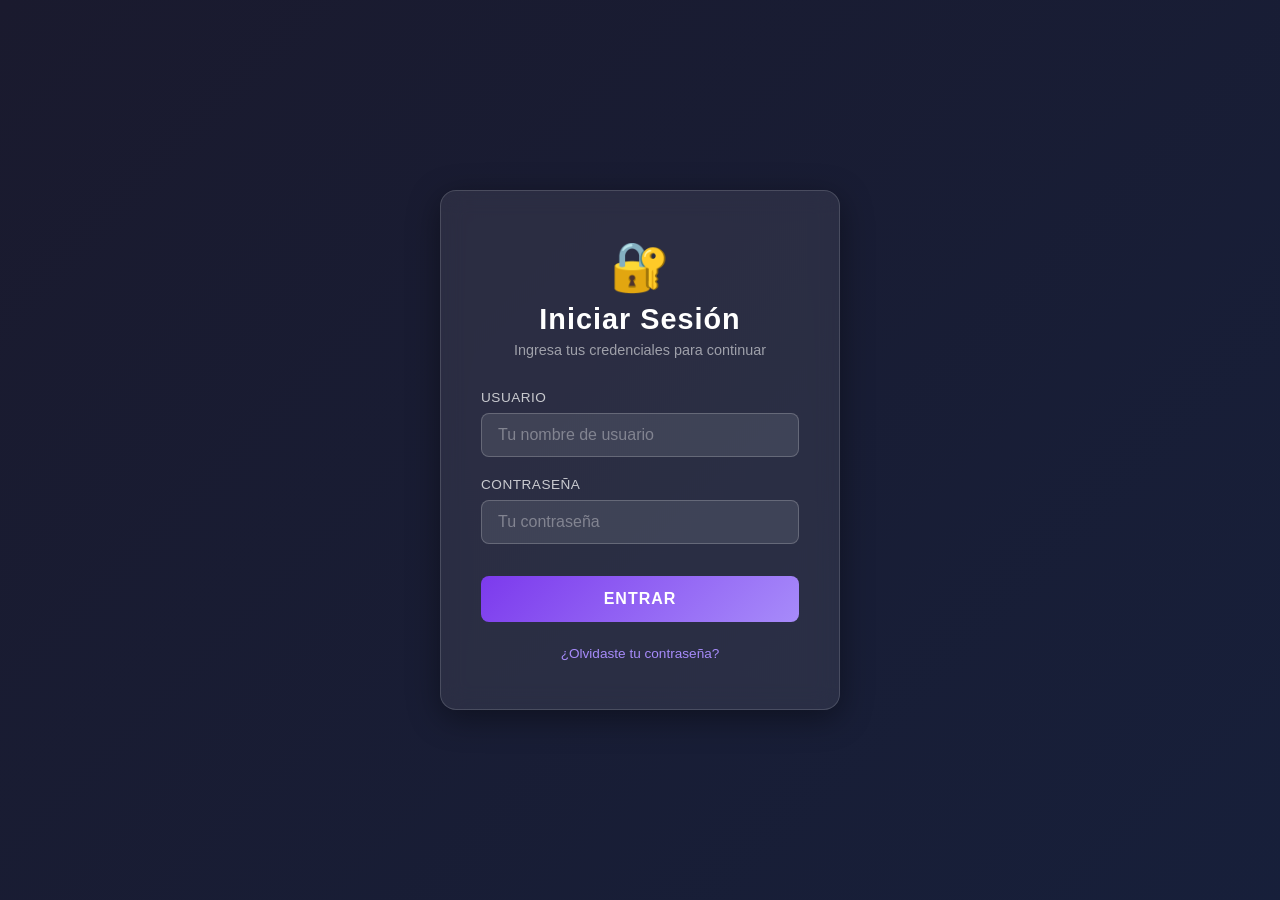
<file: index.html>
<!DOCTYPE html>
<html lang="es">
<head>
  <!-- =====================================================
       META TAGS - Configuración básica del documento
       ===================================================== -->
  <meta charset="UTF-8">
  <meta name="viewport" content="width=device-width, initial-scale=1.0">
  <title>Iniciar Sesión</title>

  <!-- Hoja de estilos externa (styles.css) -->
  <link rel="stylesheet" href="styles.css">
</head>
<body>

  <!-- =====================================================
       TARJETA PRINCIPAL DE LOGIN
       ===================================================== -->
  <div class="login-card">

    <!-- Encabezado: icono y título -->
    <div class="logo">🔐</div>
    <h1>Iniciar Sesión</h1>
    <p class="subtitle">Ingresa tus credenciales para continuar</p>

    <!-- ===================================================
         FORMULARIO - Campos de usuario, contraseña y botón
         =================================================== -->
    <form action="#" method="post">

      <!-- Campo: Usuario -->
      <div class="form-group">
        <label for="usuario">Usuario</label>
        <input
          type="text"
          id="usuario"
          name="usuario"
          placeholder="Tu nombre de usuario"
          autocomplete="username"
          required
        >
      </div>

      <!-- Campo: Contraseña -->
      <div class="form-group">
        <label for="contrasena">Contraseña</label>
        <input
          type="password"
          id="contrasena"
          name="contrasena"
          placeholder="Tu contraseña"
          autocomplete="current-password"
          required
        >
      </div>

      <!-- Botón de envío (al final del formulario) -->
      <button type="submit" class="btn-login">Entrar</button>

    </form>

    <!-- Pie: enlace de ayuda -->
    <div class="login-footer">
      <a href="#">¿Olvidaste tu contraseña?</a>
    </div>

  </div><!-- fin .login-card -->

</body>
</html>
</file>
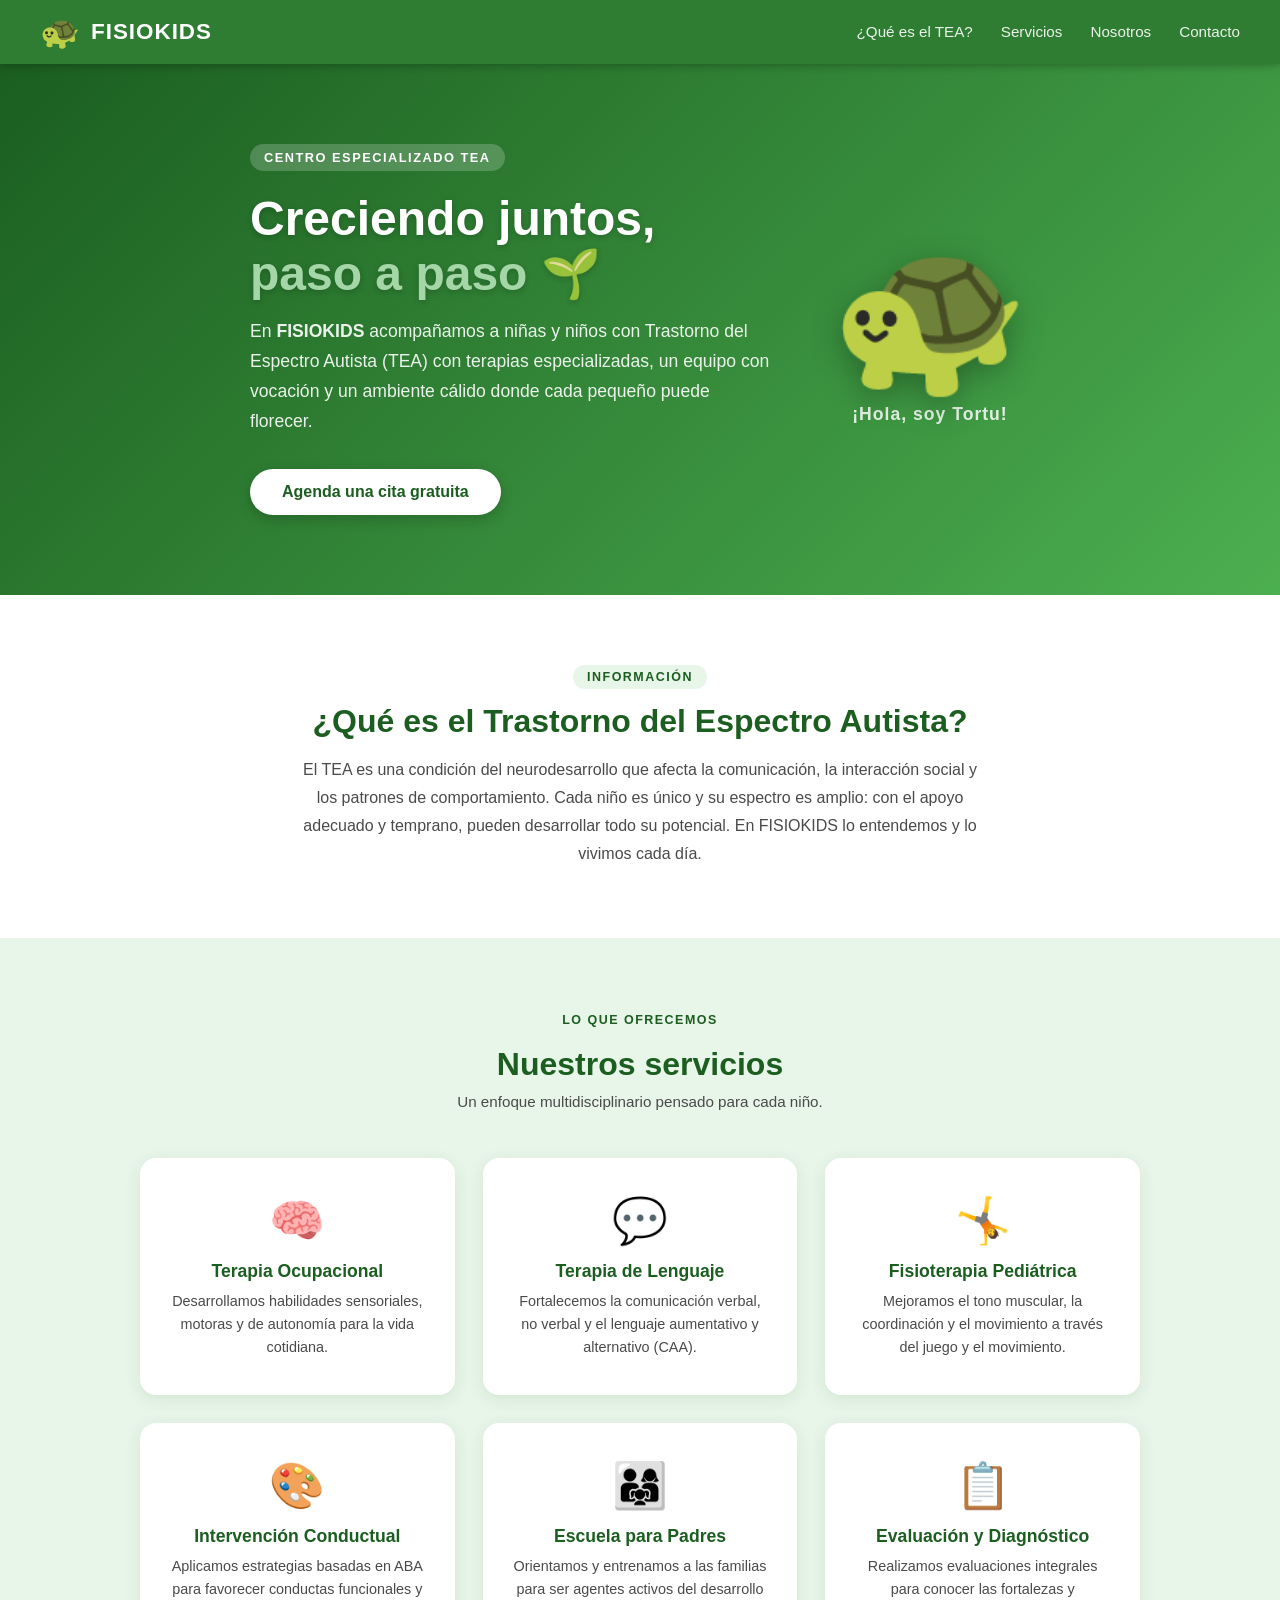
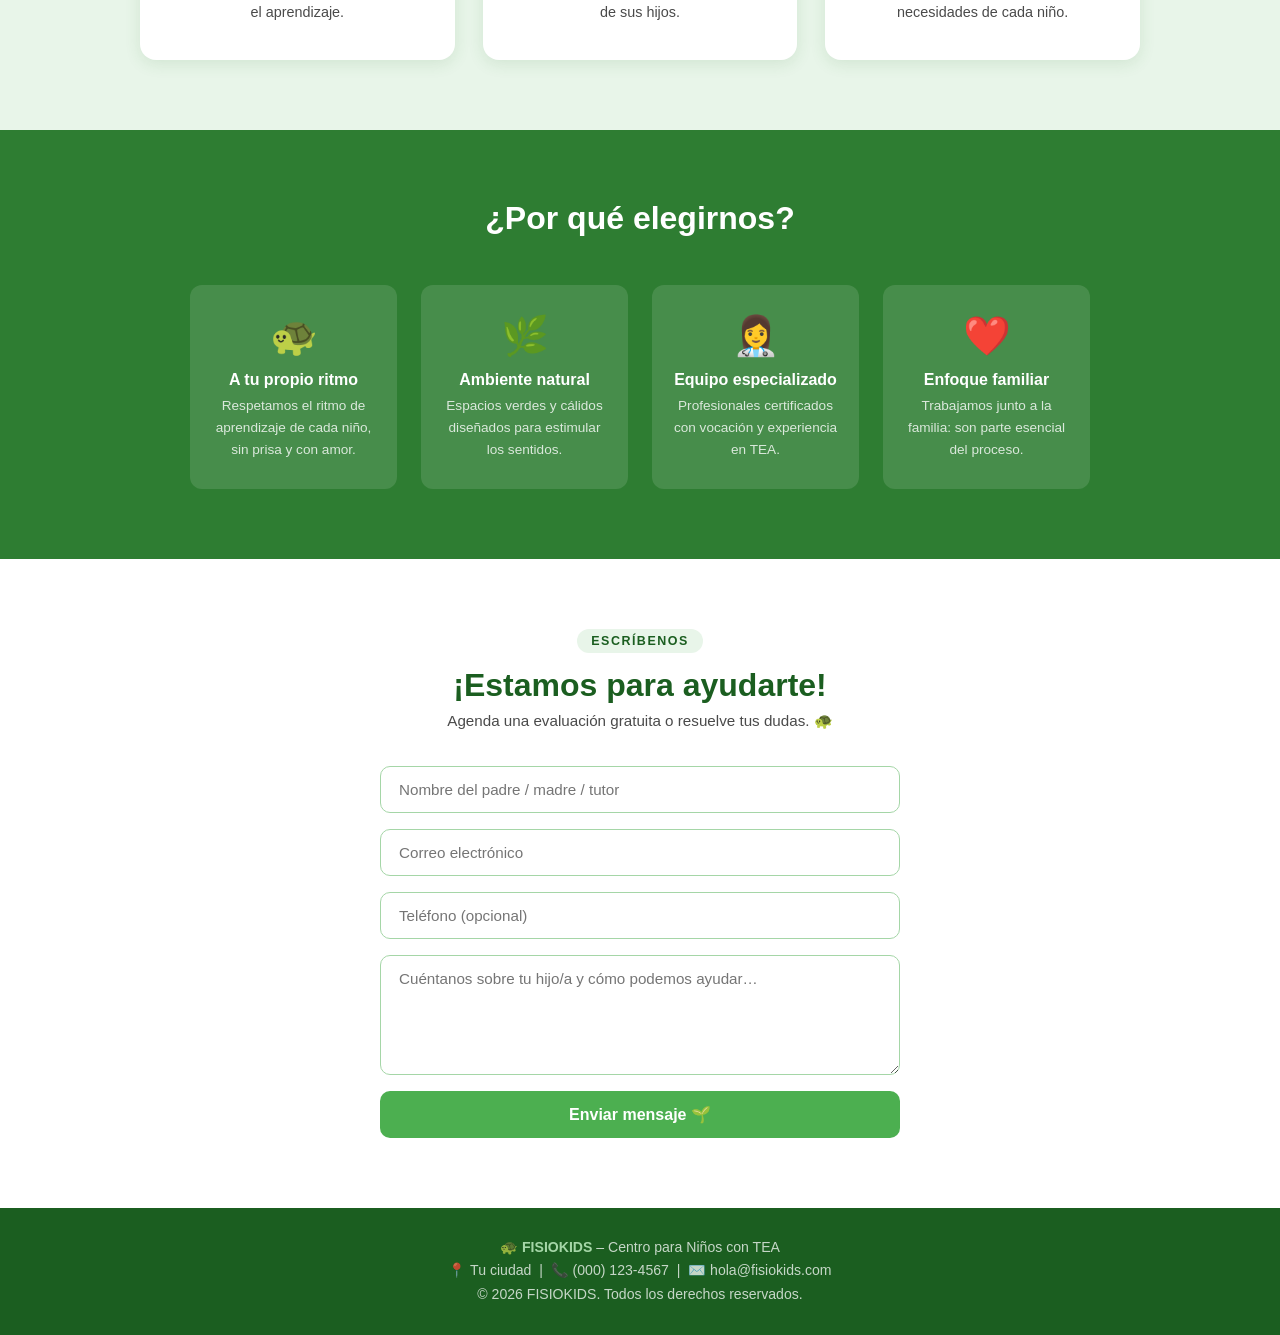
<file: FISIOKIDS/index.html>
<!DOCTYPE html>
<html lang="es">
<head>
  <!-- =====================================================
       META TAGS
       ===================================================== -->
  <meta charset="UTF-8">
  <meta name="viewport" content="width=device-width, initial-scale=1.0">
  <title>FISIOKIDS – Centro para Niños con TEA</title>
  <link rel="stylesheet" href="styles.css">
</head>
<body>

  <!-- =====================================================
       NAVEGACIÓN
       ===================================================== -->
  <nav>
    <a href="#inicio" class="nav-brand">
      <span class="turtle-icon">🐢</span>
      <span>FISIOKIDS</span>
    </a>
    <ul class="nav-links">
      <li><a href="#tea">¿Qué es el TEA?</a></li>
      <li><a href="#servicios">Servicios</a></li>
      <li><a href="#nosotros">Nosotros</a></li>
      <li><a href="#contacto">Contacto</a></li>
    </ul>
  </nav>

  <!-- =====================================================
       HERO / INICIO
       ===================================================== -->
  <section class="hero" id="inicio">
    <div class="hero-text">
      <div class="hero-badge">Centro especializado TEA</div>
      <h1>Creciendo juntos,<br><span>paso a paso 🌱</span></h1>
      <p>
        En <strong>FISIOKIDS</strong> acompañamos a niñas y niños con Trastorno
        del Espectro Autista (TEA) con terapias especializadas, un equipo con
        vocación y un ambiente cálido donde cada pequeño puede florecer.
      </p>
      <a href="#contacto" class="btn-primary">Agenda una cita gratuita</a>
    </div>

    <!-- Mascota tortuga -->
    <div class="hero-mascot">
      <div class="mascot-emoji">🐢</div>
      <p class="mascot-name">¡Hola, soy Tortu!</p>
    </div>
  </section>

  <!-- =====================================================
       ¿QUÉ ES EL TEA?
       ===================================================== -->
  <section class="about-tea" id="tea">
    <span class="section-label">Información</span>
    <h2>¿Qué es el Trastorno del Espectro Autista?</h2>
    <p>
      El TEA es una condición del neurodesarrollo que afecta la comunicación,
      la interacción social y los patrones de comportamiento. Cada niño es único
      y su espectro es amplio: con el apoyo adecuado y temprano, pueden
      desarrollar todo su potencial. En FISIOKIDS lo entendemos y lo vivimos
      cada día.
    </p>
  </section>

  <!-- =====================================================
       SERVICIOS
       ===================================================== -->
  <section class="services" id="servicios">
    <span class="section-label">Lo que ofrecemos</span>
    <h2>Nuestros servicios</h2>
    <p class="intro">Un enfoque multidisciplinario pensado para cada niño.</p>

    <div class="cards-grid">

      <div class="card">
        <div class="card-icon">🧠</div>
        <h3>Terapia Ocupacional</h3>
        <p>
          Desarrollamos habilidades sensoriales, motoras y de autonomía
          para la vida cotidiana.
        </p>
      </div>

      <div class="card">
        <div class="card-icon">💬</div>
        <h3>Terapia de Lenguaje</h3>
        <p>
          Fortalecemos la comunicación verbal, no verbal y el lenguaje
          aumentativo y alternativo (CAA).
        </p>
      </div>

      <div class="card">
        <div class="card-icon">🤸</div>
        <h3>Fisioterapia Pediátrica</h3>
        <p>
          Mejoramos el tono muscular, la coordinación y el movimiento a
          través del juego y el movimiento.
        </p>
      </div>

      <div class="card">
        <div class="card-icon">🎨</div>
        <h3>Intervención Conductual</h3>
        <p>
          Aplicamos estrategias basadas en ABA para favorecer conductas
          funcionales y el aprendizaje.
        </p>
      </div>

      <div class="card">
        <div class="card-icon">👨‍👩‍👧</div>
        <h3>Escuela para Padres</h3>
        <p>
          Orientamos y entrenamos a las familias para ser agentes activos
          del desarrollo de sus hijos.
        </p>
      </div>

      <div class="card">
        <div class="card-icon">📋</div>
        <h3>Evaluación y Diagnóstico</h3>
        <p>
          Realizamos evaluaciones integrales para conocer las fortalezas
          y necesidades de cada niño.
        </p>
      </div>

    </div>
  </section>

  <!-- =====================================================
       ¿POR QUÉ FISIOKIDS?
       ===================================================== -->
  <section class="why-us" id="nosotros">
    <h2>¿Por qué elegirnos?</h2>
    <div class="reasons-grid">

      <div class="reason">
        <div class="reason-icon">🐢</div>
        <h4>A tu propio ritmo</h4>
        <p>Respetamos el ritmo de aprendizaje de cada niño, sin prisa y con amor.</p>
      </div>

      <div class="reason">
        <div class="reason-icon">🌿</div>
        <h4>Ambiente natural</h4>
        <p>Espacios verdes y cálidos diseñados para estimular los sentidos.</p>
      </div>

      <div class="reason">
        <div class="reason-icon">👩‍⚕️</div>
        <h4>Equipo especializado</h4>
        <p>Profesionales certificados con vocación y experiencia en TEA.</p>
      </div>

      <div class="reason">
        <div class="reason-icon">❤️</div>
        <h4>Enfoque familiar</h4>
        <p>Trabajamos junto a la familia: son parte esencial del proceso.</p>
      </div>

    </div>
  </section>

  <!-- =====================================================
       CONTACTO
       ===================================================== -->
  <section class="contact" id="contacto">
    <span class="section-label">Escríbenos</span>
    <h2>¡Estamos para ayudarte!</h2>
    <p>Agenda una evaluación gratuita o resuelve tus dudas. 🐢</p>

    <form class="contact-form" action="#" method="post">
      <input
        type="text"
        name="nombre"
        placeholder="Nombre del padre / madre / tutor"
        required
      >
      <input
        type="email"
        name="email"
        placeholder="Correo electrónico"
        required
      >
      <input
        type="tel"
        name="telefono"
        placeholder="Teléfono (opcional)"
      >
      <textarea
        name="mensaje"
        placeholder="Cuéntanos sobre tu hijo/a y cómo podemos ayudar…"
        required
      ></textarea>
      <button type="submit" class="btn-submit">Enviar mensaje 🌱</button>
    </form>
  </section>

  <!-- =====================================================
       FOOTER
       ===================================================== -->
  <footer>
    <p>🐢 <strong>FISIOKIDS</strong> – Centro para Niños con TEA</p>
    <p>📍 Tu ciudad &nbsp;|&nbsp; 📞 (000) 123-4567 &nbsp;|&nbsp; ✉️ hola@fisiokids.com</p>
    <p>© 2026 FISIOKIDS. Todos los derechos reservados.</p>
  </footer>

</body>
</html>
</file>
<file: styles.css>
/* ==========================================================
   ESTILOS GENERALES - Reset y configuración base
   ========================================================== */
* {
  margin: 0;
  padding: 0;
  box-sizing: border-box;
}

/* ----------------------------------------------------------
   BODY - Fondo con gradiente animado y centrado de contenido
   ---------------------------------------------------------- */
body {
  min-height: 100vh;
  display: flex;
  justify-content: center;
  align-items: center;
  background: linear-gradient(135deg, #1a1a2e, #16213e, #0f3460, #533483);
  background-size: 400% 400%;
  animation: gradientShift 10s ease infinite;
  font-family: 'Segoe UI', Tahoma, Geneva, Verdana, sans-serif;
}

/* Animación del fondo en movimiento */
@keyframes gradientShift {
  0%   { background-position: 0% 50%; }
  50%  { background-position: 100% 50%; }
  100% { background-position: 0% 50%; }
}

/* ==========================================================
   TARJETA DE LOGIN - Contenedor principal del formulario
   ========================================================== */
.login-card {
  background: rgba(255, 255, 255, 0.08);
  backdrop-filter: blur(12px);
  -webkit-backdrop-filter: blur(12px);
  border: 1px solid rgba(255, 255, 255, 0.15);
  border-radius: 16px;
  padding: 48px 40px;
  width: 100%;
  max-width: 400px;
  box-shadow: 0 8px 32px rgba(0, 0, 0, 0.4);
}

/* ----------------------------------------------------------
   ENCABEZADO - Título e icono de la tarjeta
   ---------------------------------------------------------- */
.login-card .logo {
  font-size: 3rem;
  text-align: center;
  margin-bottom: 8px;
}

.login-card h1 {
  font-size: 1.8rem;
  color: #ffffff;
  text-align: center;
  margin-bottom: 6px;
  letter-spacing: 1px;
}

.login-card .subtitle {
  font-size: 0.9rem;
  color: rgba(255, 255, 255, 0.55);
  text-align: center;
  margin-bottom: 32px;
}

/* ==========================================================
   FORMULARIO - Grupos de campo (label + input)
   ========================================================== */
.form-group {
  margin-bottom: 20px;
}

/* Etiquetas de los campos */
.form-group label {
  display: block;
  font-size: 0.85rem;
  color: rgba(255, 255, 255, 0.75);
  margin-bottom: 8px;
  letter-spacing: 0.5px;
  text-transform: uppercase;
}

/* ----------------------------------------------------------
   CAMPOS DE TEXTO (usuario y contraseña)
   ---------------------------------------------------------- */
.form-group input {
  width: 100%;
  padding: 12px 16px;
  background: rgba(255, 255, 255, 0.1);
  border: 1px solid rgba(255, 255, 255, 0.2);
  border-radius: 8px;
  color: #ffffff;
  font-size: 1rem;
  outline: none;
  transition: border-color 0.3s ease, background 0.3s ease;
}

/* Estado de foco: resalta el campo activo */
.form-group input:focus {
  border-color: #a78bfa;
  background: rgba(167, 139, 250, 0.12);
}

/* Placeholder con color más tenue */
.form-group input::placeholder {
  color: rgba(255, 255, 255, 0.35);
}

/* ==========================================================
   BOTÓN DE INICIAR SESIÓN - Al final del formulario
   ========================================================== */
.btn-login {
  width: 100%;
  padding: 14px;
  margin-top: 12px;
  background: linear-gradient(135deg, #7c3aed, #a78bfa);
  border: none;
  border-radius: 8px;
  color: #ffffff;
  font-size: 1rem;
  font-weight: 600;
  letter-spacing: 1px;
  text-transform: uppercase;
  cursor: pointer;
  transition: opacity 0.3s ease, transform 0.15s ease;
}

/* Efecto hover: el botón sube levemente */
.btn-login:hover {
  opacity: 0.9;
  transform: translateY(-2px);
}

/* Efecto al hacer clic: el botón baja */
.btn-login:active {
  transform: translateY(0);
  opacity: 1;
}

/* ==========================================================
   PIE DE LA TARJETA - Enlace de recuperación de contraseña
   ========================================================== */
.login-footer {
  text-align: center;
  margin-top: 24px;
  font-size: 0.85rem;
  color: rgba(255, 255, 255, 0.45);
}

.login-footer a {
  color: #a78bfa;
  text-decoration: none;
}

.login-footer a:hover {
  text-decoration: underline;
}
</file>
<file: FISIOKIDS/styles.css>
/* ==========================================================
   FISIOKIDS - Estilos generales
   ========================================================== */
* {
  margin: 0;
  padding: 0;
  box-sizing: border-box;
}

:root {
  --green-dark:   #1b5e20;
  --green-mid:    #2e7d32;
  --green-light:  #4caf50;
  --green-soft:   #a5d6a7;
  --green-pale:   #e8f5e9;
  --white:        #ffffff;
  --text-dark:    #1a1a1a;
  --text-mid:     #4a4a4a;
}

html {
  scroll-behavior: smooth;
}

body {
  font-family: 'Segoe UI', Tahoma, Geneva, Verdana, sans-serif;
  color: var(--text-dark);
  background-color: var(--green-pale);
}

/* ==========================================================
   NAVEGACIÓN
   ========================================================== */
nav {
  background-color: var(--green-mid);
  padding: 0 40px;
  display: flex;
  align-items: center;
  justify-content: space-between;
  height: 64px;
  position: sticky;
  top: 0;
  z-index: 100;
  box-shadow: 0 2px 8px rgba(0,0,0,0.25);
}

.nav-brand {
  display: flex;
  align-items: center;
  gap: 10px;
  text-decoration: none;
}

.nav-brand .turtle-icon {
  font-size: 2rem;
  line-height: 1;
}

.nav-brand span {
  font-size: 1.4rem;
  font-weight: 700;
  color: var(--white);
  letter-spacing: 1px;
}

.nav-links {
  display: flex;
  gap: 28px;
  list-style: none;
}

.nav-links a {
  color: rgba(255,255,255,0.9);
  text-decoration: none;
  font-size: 0.95rem;
  font-weight: 500;
  transition: color 0.2s;
}

.nav-links a:hover {
  color: var(--green-soft);
}

/* ==========================================================
   HERO
   ========================================================== */
.hero {
  background: linear-gradient(135deg, var(--green-dark) 0%, var(--green-light) 100%);
  color: var(--white);
  padding: 80px 40px;
  display: flex;
  align-items: center;
  justify-content: center;
  gap: 60px;
  flex-wrap: wrap;
  min-height: 520px;
}

.hero-text {
  max-width: 520px;
}

.hero-badge {
  display: inline-block;
  background: rgba(255,255,255,0.2);
  color: var(--white);
  font-size: 0.8rem;
  font-weight: 700;
  text-transform: uppercase;
  letter-spacing: 1.5px;
  padding: 6px 14px;
  border-radius: 20px;
  margin-bottom: 20px;
}

.hero-text h1 {
  font-size: 3rem;
  line-height: 1.15;
  margin-bottom: 16px;
  text-shadow: 0 2px 6px rgba(0,0,0,0.2);
}

.hero-text h1 span {
  color: var(--green-soft);
}

.hero-text p {
  font-size: 1.1rem;
  line-height: 1.7;
  color: rgba(255,255,255,0.9);
  margin-bottom: 32px;
}

.btn-primary {
  display: inline-block;
  background: var(--white);
  color: var(--green-dark);
  padding: 14px 32px;
  border-radius: 30px;
  font-size: 1rem;
  font-weight: 700;
  text-decoration: none;
  transition: transform 0.2s, box-shadow 0.2s;
  box-shadow: 0 4px 14px rgba(0,0,0,0.2);
}

.btn-primary:hover {
  transform: translateY(-3px);
  box-shadow: 0 8px 20px rgba(0,0,0,0.25);
}

/* Mascota tortuga */
.hero-mascot {
  text-align: center;
  animation: floatTurtle 3s ease-in-out infinite;
}

.hero-mascot .mascot-emoji {
  font-size: 10rem;
  line-height: 1;
  filter: drop-shadow(0 8px 16px rgba(0,0,0,0.3));
}

.hero-mascot .mascot-name {
  margin-top: 10px;
  font-size: 1.1rem;
  font-weight: 600;
  color: rgba(255,255,255,0.85);
  letter-spacing: 1px;
}

@keyframes floatTurtle {
  0%, 100% { transform: translateY(0); }
  50%       { transform: translateY(-14px); }
}

/* ==========================================================
   SECCIÓN: ¿QUÉ ES EL TEA?
   ========================================================== */
.about-tea {
  background: var(--white);
  padding: 70px 40px;
  text-align: center;
}

.section-label {
  display: inline-block;
  background: var(--green-pale);
  color: var(--green-dark);
  font-size: 0.78rem;
  font-weight: 700;
  text-transform: uppercase;
  letter-spacing: 1.5px;
  padding: 5px 14px;
  border-radius: 20px;
  margin-bottom: 14px;
}

.about-tea h2 {
  font-size: 2rem;
  color: var(--green-dark);
  margin-bottom: 16px;
}

.about-tea p {
  font-size: 1rem;
  color: var(--text-mid);
  max-width: 680px;
  margin: 0 auto;
  line-height: 1.75;
}

/* ==========================================================
   SECCIÓN: SERVICIOS
   ========================================================== */
.services {
  background: var(--green-pale);
  padding: 70px 40px;
  text-align: center;
}

.services h2 {
  font-size: 2rem;
  color: var(--green-dark);
  margin-bottom: 10px;
}

.services .intro {
  font-size: 0.95rem;
  color: var(--text-mid);
  margin-bottom: 48px;
}

.cards-grid {
  display: grid;
  grid-template-columns: repeat(auto-fit, minmax(240px, 1fr));
  gap: 28px;
  max-width: 1000px;
  margin: 0 auto;
}

.card {
  background: var(--white);
  border-radius: 16px;
  padding: 36px 28px;
  box-shadow: 0 4px 16px rgba(46,125,50,0.12);
  transition: transform 0.2s, box-shadow 0.2s;
}

.card:hover {
  transform: translateY(-6px);
  box-shadow: 0 10px 28px rgba(46,125,50,0.2);
}

.card-icon {
  font-size: 2.8rem;
  margin-bottom: 14px;
}

.card h3 {
  font-size: 1.1rem;
  color: var(--green-dark);
  margin-bottom: 8px;
}

.card p {
  font-size: 0.9rem;
  color: var(--text-mid);
  line-height: 1.6;
}

/* ==========================================================
   SECCIÓN: ¿POR QUÉ FISIOKIDS?
   ========================================================== */
.why-us {
  background: var(--green-mid);
  color: var(--white);
  padding: 70px 40px;
  text-align: center;
}

.why-us h2 {
  font-size: 2rem;
  margin-bottom: 48px;
}

.reasons-grid {
  display: grid;
  grid-template-columns: repeat(auto-fit, minmax(200px, 1fr));
  gap: 24px;
  max-width: 900px;
  margin: 0 auto;
}

.reason {
  background: rgba(255,255,255,0.12);
  border-radius: 12px;
  padding: 28px 20px;
}

.reason .reason-icon {
  font-size: 2.4rem;
  margin-bottom: 12px;
}

.reason h4 {
  font-size: 1rem;
  font-weight: 700;
  margin-bottom: 6px;
}

.reason p {
  font-size: 0.85rem;
  color: rgba(255,255,255,0.8);
  line-height: 1.6;
}

/* ==========================================================
   SECCIÓN: CONTACTO
   ========================================================== */
.contact {
  background: var(--white);
  padding: 70px 40px;
  text-align: center;
}

.contact h2 {
  font-size: 2rem;
  color: var(--green-dark);
  margin-bottom: 8px;
}

.contact > p {
  font-size: 0.95rem;
  color: var(--text-mid);
  margin-bottom: 36px;
}

.contact-form {
  max-width: 520px;
  margin: 0 auto;
  display: flex;
  flex-direction: column;
  gap: 16px;
}

.contact-form input,
.contact-form textarea {
  width: 100%;
  padding: 14px 18px;
  border: 1.5px solid var(--green-soft);
  border-radius: 10px;
  font-size: 0.95rem;
  color: var(--text-dark);
  outline: none;
  transition: border-color 0.25s;
  font-family: inherit;
}

.contact-form input:focus,
.contact-form textarea:focus {
  border-color: var(--green-light);
}

.contact-form textarea {
  resize: vertical;
  min-height: 120px;
}

.btn-submit {
  background: var(--green-light);
  color: var(--white);
  padding: 14px;
  border: none;
  border-radius: 10px;
  font-size: 1rem;
  font-weight: 700;
  cursor: pointer;
  transition: background 0.25s, transform 0.15s;
}

.btn-submit:hover {
  background: var(--green-mid);
  transform: translateY(-2px);
}

/* ==========================================================
   FOOTER
   ========================================================== */
footer {
  background: var(--green-dark);
  color: rgba(255,255,255,0.75);
  text-align: center;
  padding: 28px 40px;
  font-size: 0.88rem;
  line-height: 1.7;
}

footer strong {
  color: var(--green-soft);
}

/* ==========================================================
   RESPONSIVE
   ========================================================== */
@media (max-width: 768px) {
  .hero {
    flex-direction: column;
    text-align: center;
    padding: 60px 24px;
    gap: 40px;
  }

  .hero-text h1 {
    font-size: 2.2rem;
  }

  .hero-mascot .mascot-emoji {
    font-size: 7rem;
  }

  nav {
    padding: 0 20px;
  }

  .nav-links {
    gap: 16px;
  }
}
</file>
